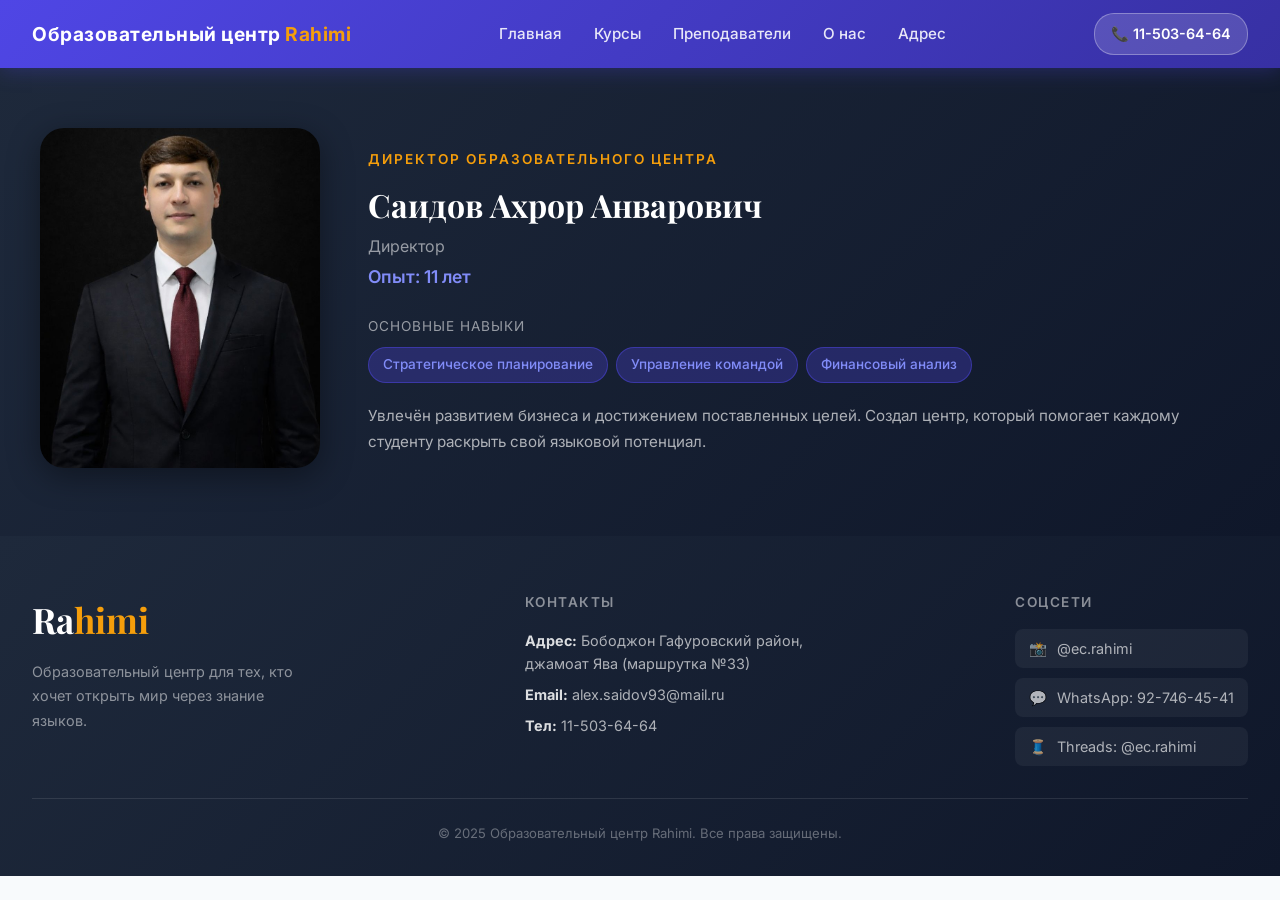
<file: index.html>
﻿<!DOCTYPE html>
<html lang="ru">
<head>
    <meta charset="UTF-8">
    <meta name="viewport" content="width=device-width, initial-scale=1.0">
    <title>Преподаватели — Rahimi</title>
    <link rel="stylesheet" href="style.css">
</head>
<body>

    <!-- НАВБАР -->
    <nav class="navbar">
        <a class="navbar-brand" href="rahimi.html">Образовательный центр <span>Rahimi</span></a>
        <div class="navbar-links">
            <a href="rahimi.html">Главная</a>
            <a href="thich.html">Курсы</a>
            <a href="index.html">Преподаватели</a>
            <a href="about.html">О нас</a>
            <a href="new.html">Адрес</a>
        </div>
        <a class="navbar-phone" href="tel:+992115036464">📞 11-503-64-64</a>
    </nav>

    <!-- ДИРЕКТОР -->
    <section class="director-section">
        <div class="director-inner">
            <div class="director-photo-wrap">
                <img src="99999999.jpg" alt="Саидов Ахрор Анварович">
            </div>
            <div class="director-details">
                <div class="director-label">Директор образовательного центра</div>
                <h1 class="director-name">Саидов Ахрор Анварович</h1>
                <div class="director-role">Директор</div>
                <div class="director-exp">Опыт: 11 лет</div>
                <div style="color:rgba(255,255,255,0.55); font-size:0.85rem; text-transform:uppercase; letter-spacing:1px; margin-bottom:10px;">Основные навыки</div>
                <div class="skill-badges">
                    <span class="badge">Стратегическое планирование</span>
                    <span class="badge">Управление командой</span>
                    <span class="badge">Финансовый анализ</span>
                </div>
                <p class="director-bio">Увлечён развитием бизнеса и достижением поставленных целей. Создал центр, который помогает каждому студенту раскрыть свой языковой потенциал.</p>
            </div>
        </div>
    </section> 
   <!-- FOOTER -->
    <footer class="footer">
        <div class="footer-inner">
            <div class="footer-brand">
                <h2>Ra<span>himi</span></h2>
                <p>Образовательный центр для тех, кто хочет открыть мир через знание языков.</p>
            </div>
            <div class="footer-info">
                <h3>Контакты</h3>
                <p><strong>Адрес:</strong> Бободжон Гафуровский район,<br>джамоат Ява (маршрутка №33)</p>
                <p><strong>Email:</strong> alex.saidov93@mail.ru</p>
                <p><strong>Тел:</strong> 11-503-64-64</p>
            </div>
            <div class="footer-social">
                <h3>Соцсети</h3>
                <div class="social-links">
                    <a href="#" class="social-link"><span class="social-icon">📸</span> @ec.rahimi</a>
                    <a href="#" class="social-link"><span class="social-icon">💬</span> WhatsApp: 92-746-45-41</a>
                    <a href="#" class="social-link"><span class="social-icon">🧵</span> Threads: @ec.rahimi</a>
                </div>
            </div>
        </div>
        <div class="footer-bottom">
            © 2025 Образовательный центр Rahimi. Все права защищены.
        </div>
    </footer>

</body>
</html>
</file>
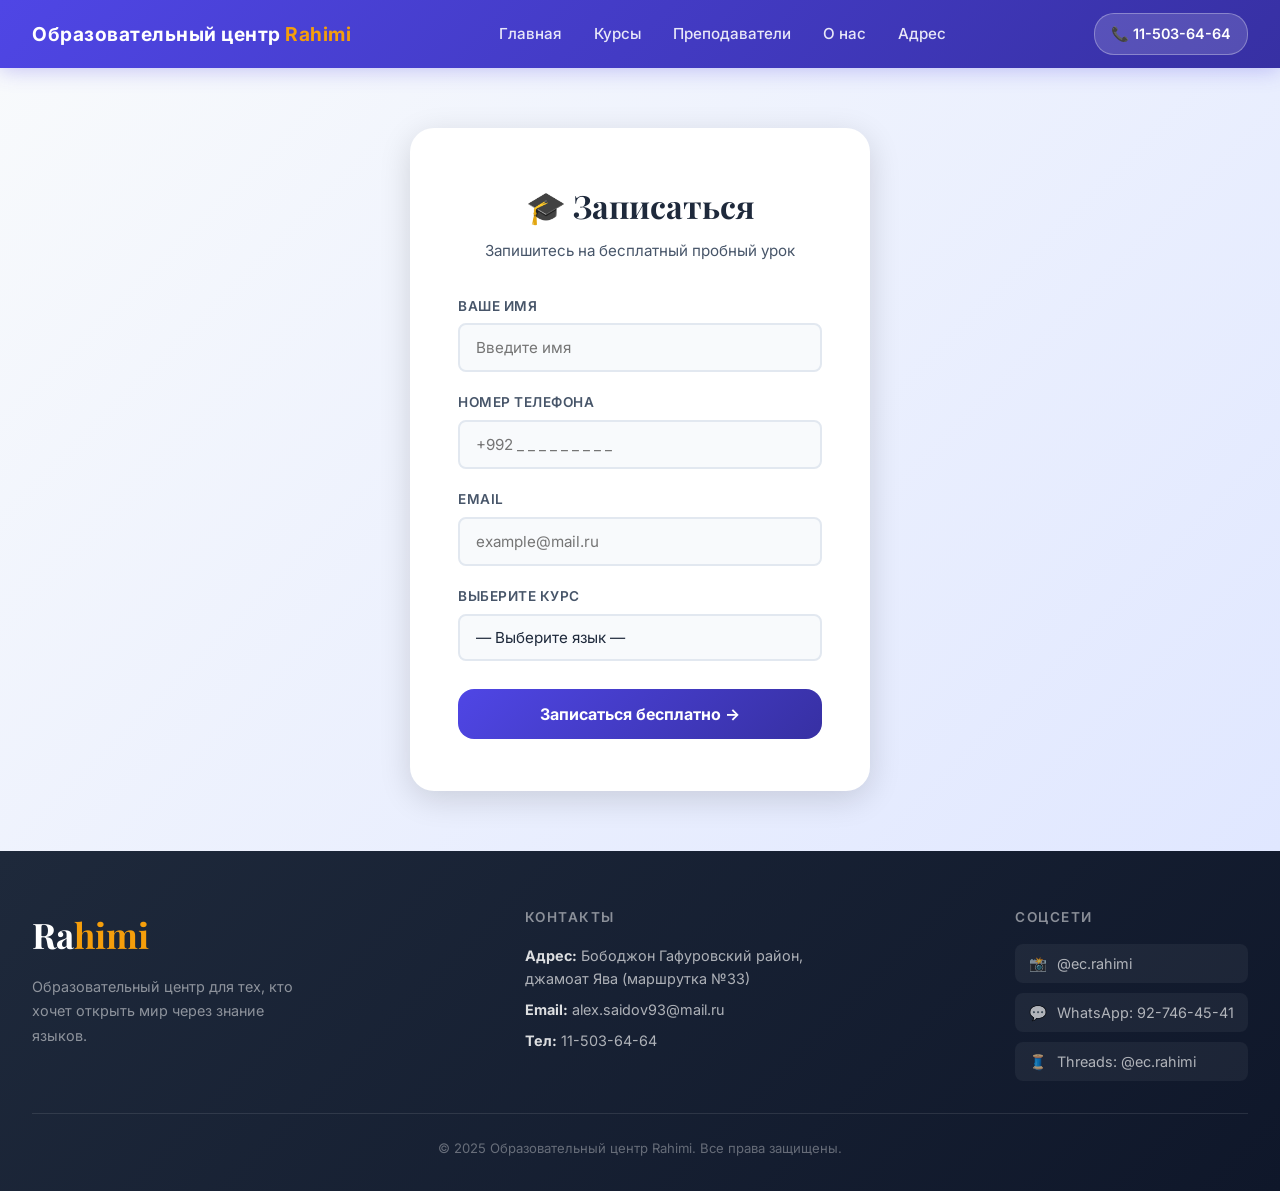
<file: aa.html>
﻿<!DOCTYPE html>
<html lang="ru">
<head>
    <meta charset="UTF-8">
    <meta name="viewport" content="width=device-width, initial-scale=1.0">
    <title>Записаться — Rahimi</title>
    <link rel="stylesheet" href="style.css">
    <style>
        .signup-wrap {
            min-height: calc(100vh - 68px - 220px);
            display: flex;
            align-items: center;
            justify-content: center;
            padding: 60px 16px;
            background: linear-gradient(135deg, #f8fafc 0%, #e0e7ff 100%);
        }
        .signup-box {
            background: #fff;
            border-radius: var(--radius-lg);
            box-shadow: var(--shadow-lg);
            padding: 52px 48px;
            width: 100%;
            max-width: 460px;
        }
        .signup-box h2 {
            font-family: 'Playfair Display', serif;
            font-size: 2rem;
            color: var(--text-dark);
            text-align: center;
            margin-bottom: 8px;
        }
        .signup-box .signup-sub {
            text-align: center;
            color: var(--text-medium);
            font-size: 0.95rem;
            margin-bottom: 32px;
        }
        .form-group {
            margin-bottom: 20px;
        }
        .form-group label {
            display: block;
            font-size: 0.85rem;
            font-weight: 600;
            color: var(--text-medium);
            margin-bottom: 6px;
            text-transform: uppercase;
            letter-spacing: 0.5px;
        }
        .form-group input,
        .form-group select {
            width: 100%;
            padding: 13px 16px;
            border: 2px solid var(--border);
            border-radius: var(--radius-sm);
            font-size: 0.95rem;
            font-family: 'Inter', sans-serif;
            color: var(--text-dark);
            background: var(--bg);
            transition: var(--transition);
            outline: none;
            -webkit-appearance: none;
        }
        .form-group input:focus,
        .form-group select:focus {
            border-color: var(--primary);
            background: #fff;
            box-shadow: 0 0 0 3px rgba(79,70,229,0.1);
        }
        .signup-btn {
            width: 100%;
            padding: 15px;
            background: linear-gradient(135deg, var(--primary) 0%, var(--primary-dark) 100%);
            border: none;
            border-radius: var(--radius);
            color: #fff;
            font-size: 1rem;
            font-weight: 700;
            cursor: pointer;
            transition: var(--transition);
            margin-top: 8px;
            font-family: 'Inter', sans-serif;
        }
        .signup-btn:hover {
            transform: translateY(-2px);
            box-shadow: 0 8px 24px rgba(79,70,229,0.4);
        }
        @media (max-width: 480px) {
            .signup-box { padding: 36px 24px; }
        }
    </style>
</head>
<body>

    <!-- НАВБАР -->
    <nav class="navbar">
        <a class="navbar-brand" href="rahimi.html">Образовательный центр <span>Rahimi</span></a>
        <div class="navbar-links">
            <a href="rahimi.html">Главная</a>
            <a href="thich.html.html">Курсы</a>
            <a href="index.html.html">Преподаватели</a>
            <a href="about.html.html">О нас</a>
            <a href="new.html.html">Адрес</a>
        </div>
        <a class="navbar-phone" href="tel:+992115036464">📞 11-503-64-64</a>
    </nav>

    <div class="signup-wrap">
        <div class="signup-box">
            <h2>🎓 Записаться</h2>
            <p class="signup-sub">Запишитесь на бесплатный пробный урок</p>

            <form action="#" method="POST">
                <div class="form-group">
                    <label>Ваше имя</label>
                    <input type="text" name="name" placeholder="Введите имя" required>
                </div>
                <div class="form-group">
                    <label>Номер телефона</label>
                    <input type="tel" name="phone" placeholder="+992 _ _ _ _ _ _ _ _ _" required>
                </div>
                <div class="form-group">
                    <label>Email</label>
                    <input type="email" name="email" placeholder="example@mail.ru">
                </div>
                <div class="form-group">
                    <label>Выберите курс</label>
                    <select name="course">
                        <option value="">— Выберите язык —</option>
                        <option>Английский язык</option>
                        <option>Русский язык</option>
                        <option>Немецкий язык</option>
                        <option>Китайский язык</option>
                    </select>
                </div>
                <button type="submit" class="signup-btn">Записаться бесплатно →</button>
            </form>
        </div>
    </div>

    <!-- FOOTER -->
    <footer class="footer">
        <div class="footer-inner">
            <div class="footer-brand">
                <h2>Ra<span>himi</span></h2>
                <p>Образовательный центр для тех, кто хочет открыть мир через знание языков.</p>
            </div>
            <div class="footer-info">
                <h3>Контакты</h3>
                <p><strong>Адрес:</strong> Бободжон Гафуровский район,<br>джамоат Ява (маршрутка №33)</p>
                <p><strong>Email:</strong> alex.saidov93@mail.ru</p>
                <p><strong>Тел:</strong> 11-503-64-64</p>
            </div>
            <div class="footer-social">
                <h3>Соцсети</h3>
                <div class="social-links">
                    <a href="#" class="social-link"><span class="social-icon">📸</span> @ec.rahimi</a>
                    <a href="#" class="social-link"><span class="social-icon">💬</span> WhatsApp: 92-746-45-41</a>
                    <a href="#" class="social-link"><span class="social-icon">🧵</span> Threads: @ec.rahimi</a>
                </div>
            </div>
        </div>
        <div class="footer-bottom">
            © 2025 Образовательный центр Rahimi. Все права защищены.
        </div>
    </footer>

</body>
</html>
</file>
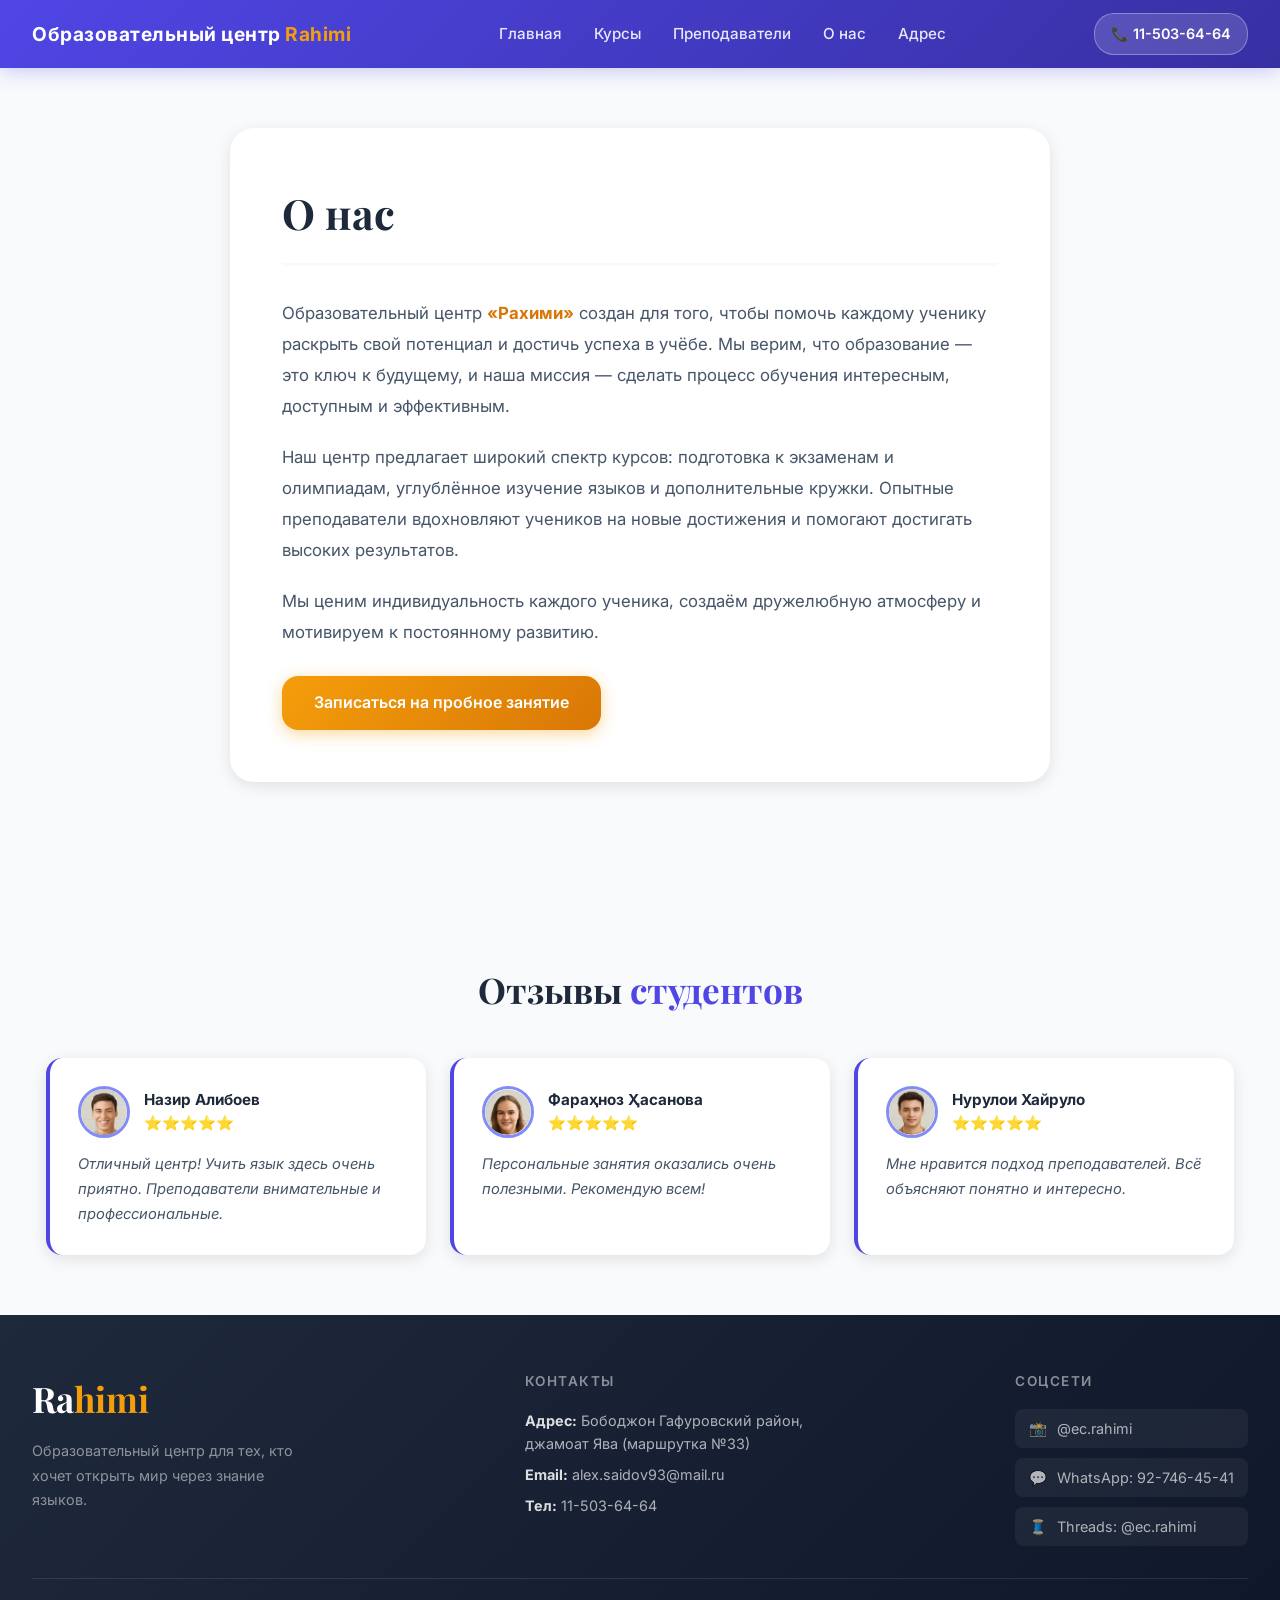
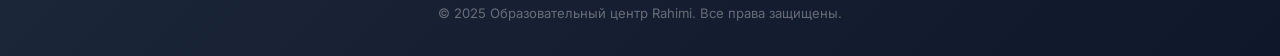
<file: about.html>
﻿<!DOCTYPE html>
<html lang="ru">
<head>
    <meta charset="UTF-8">
    <meta name="viewport" content="width=device-width, initial-scale=1.0">
    <title>О нас — Rahimi</title>
    <link rel="stylesheet" href="style.css">
</head>
<body>

    <!-- НАВБАР -->
    <nav class="navbar">
        <a class="navbar-brand" href="rahimi.html">Образовательный центр <span>Rahimi</span></a>
        <div class="navbar-links">
            <a href="rahimi.html">Главная</a>
            <a href="thich.html">Курсы</a>
            <a href="index.html">Преподаватели</a>
            <a href="about.html">О нас</a>
            <a href="new.html">Адрес</a>
        </div>
        <a class="navbar-phone" href="tel:+992115036464">📞 11-503-64-64</a>
    </nav>

    <!-- О НАС -->
    <div class="about-section">
        <h1>О нас</h1>
        <p>Образовательный центр <span class="highlight">«Рахими»</span> создан для того, чтобы помочь каждому ученику раскрыть свой потенциал и достичь успеха в учёбе. Мы верим, что образование — это ключ к будущему, и наша миссия — сделать процесс обучения интересным, доступным и эффективным.</p>

        <p>Наш центр предлагает широкий спектр курсов: подготовка к экзаменам и олимпиадам, углублённое изучение языков и дополнительные кружки. Опытные преподаватели вдохновляют учеников на новые достижения и помогают достигать высоких результатов.</p>

        <p>Мы ценим индивидуальность каждого ученика, создаём дружелюбную атмосферу и мотивируем к постоянному развитию.</p>

        <a class="btn btn-accent" href="aa.html" style="width:fit-content; margin-top:8px;">Записаться на пробное занятие</a>
    </div>

    <!-- ОТЗЫВЫ -->
    <section class="reviews-section">
        <div class="section-header">
            <h2 class="section-title">Отзывы <span class="accent-text">студентов</span></h2>
        </div>
        <div class="reviews-grid">
            <div class="review-card">
                <div class="review-author">
                    <img src="photo_2025-11-29_20-49-05 (2).jpg" alt="Назир Алибоев">
                    <div>
                        <div class="review-author-name">Назир Алибоев</div>
                        <div class="review-stars">⭐⭐⭐⭐⭐</div>
                    </div>
                </div>
                <p class="review-text">Отличный центр! Учить язык здесь очень приятно. Преподаватели внимательные и профессиональные.</p>
            </div>

            <div class="review-card">
                <div class="review-author">
                    <img src="photo_2025-11-29_20-49-05.jpg" alt="Фараҳноз Ҳасанова">
                    <div>
                        <div class="review-author-name">Фараҳноз Ҳасанова</div>
                        <div class="review-stars">⭐⭐⭐⭐⭐</div>
                    </div>
                </div>
                <p class="review-text">Персональные занятия оказались очень полезными. Рекомендую всем!</p>
            </div>

            <div class="review-card">
                <div class="review-author">
                    <img src="photo_2025-11-29_20-49-06.jpg" alt="Нурулои Хайруло">
                    <div>
                        <div class="review-author-name">Нурулои Хайруло</div>
                        <div class="review-stars">⭐⭐⭐⭐⭐</div>
                    </div>
                </div>
                <p class="review-text">Мне нравится подход преподавателей. Всё объясняют понятно и интересно.</p>
            </div>
        </div>
    </section>

    <!-- FOOTER -->
    <footer class="footer">
        <div class="footer-inner">
            <div class="footer-brand">
                <h2>Ra<span>himi</span></h2>
                <p>Образовательный центр для тех, кто хочет открыть мир через знание языков.</p>
            </div>
            <div class="footer-info">
                <h3>Контакты</h3>
                <p><strong>Адрес:</strong> Бободжон Гафуровский район,<br>джамоат Ява (маршрутка №33)</p>
                <p><strong>Email:</strong> alex.saidov93@mail.ru</p>
                <p><strong>Тел:</strong> 11-503-64-64</p>
            </div>
            <div class="footer-social">
                <h3>Соцсети</h3>
                <div class="social-links">
                    <a href="#" class="social-link"><span class="social-icon">📸</span> @ec.rahimi</a>
                    <a href="#" class="social-link"><span class="social-icon">💬</span> WhatsApp: 92-746-45-41</a>
                    <a href="#" class="social-link"><span class="social-icon">🧵</span> Threads: @ec.rahimi</a>
                </div>
            </div>
        </div>
        <div class="footer-bottom">
            © 2025 Образовательный центр Rahimi. Все права защищены.
        </div>
    </footer>

</body>
</html>
</file>
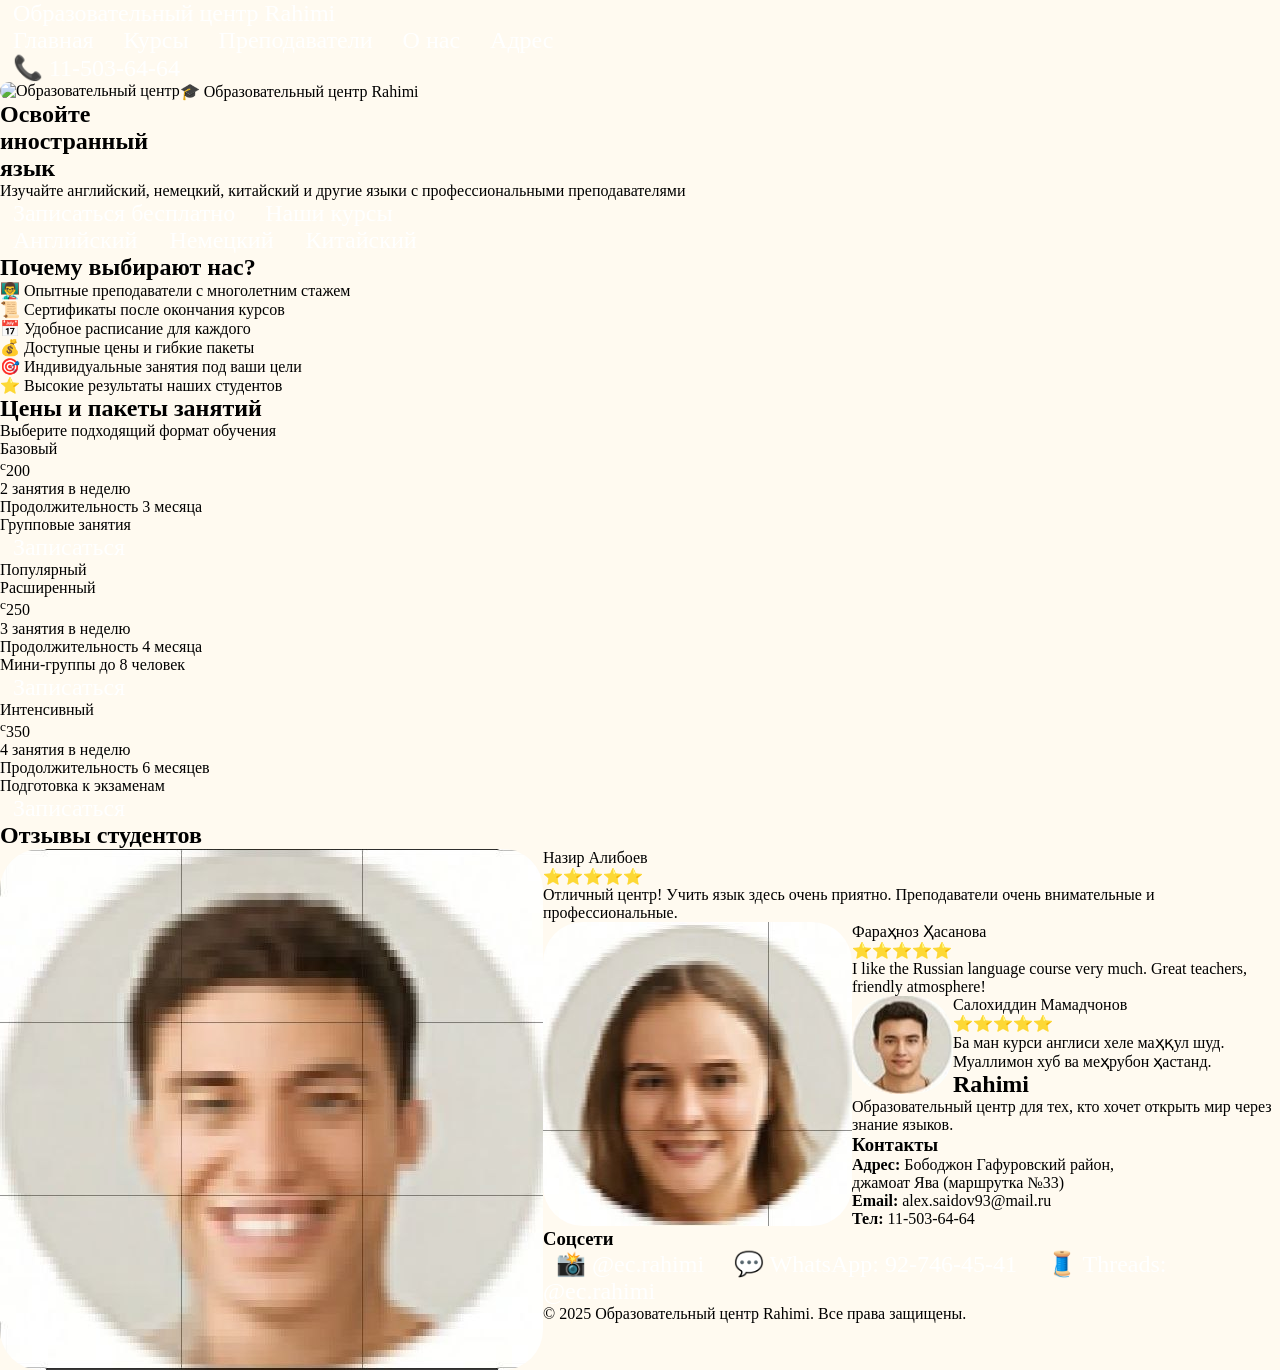
<file: rahimi.html>
﻿<!DOCTYPE html>
<html lang="ru">
<head>
    <meta charset="UTF-8">
    <meta name="viewport" content="width=device-width, initial-scale=1.0">
    <title>Образовательный центр Rahimi</title>
    <link rel="stylesheet" href="rahimi.css">
</head>
<body>

    <!-- НАВБАР -->
    <nav class="navbar">
        <a class="navbar-brand" href="rahimi.html">Образовательный центр <span>Rahimi</span></a>
        <div class="navbar-links">
            <a href="rahimi.html">Главная</a>
            <a href="thich.html">Курсы</a>
            <a href="index.html">Преподаватели</a>
            <a href="about.html">О нас</a>
            <a href="new.html">Адрес</a>
        </div>
        <a class="navbar-phone" href="tel:+992115036464">📞 11-503-64-64</a>
    </nav>

    <!-- HERO -->
    <section class="hero">
        <img  alt="Образовательный центр" class="hero-bg-img">
        <div class="hero-content">
            <span class="hero-tag">🎓 Образовательный центр Rahimi</span>
            <h1 class="hero-title">Освойте<br>иностранный<br>язык</h1>
            <p class="hero-subtitle">Изучайте английский, немецкий, китайский и другие языки с профессиональными преподавателями</p>
            <div class="hero-btns">
                <a href="aa.html" class="btn btn-accent">Записаться бесплатно</a>
                <a href="thich.html.html" class="btn btn-white">Наши курсы</a>
            </div>
        </div>
    </section>

    <!-- ЯЗЫКИ -->
    <section class="lang-section">
        <div class="lang-grid">
            
            <a  class="lang-card">
                Английский
            </a>
            <a  class="lang-card">
                            Немецкий
            </a>
            <a  class="lang-card">
        
                Китайский
            </a>
        </div>
    </section>

    <!-- ПОЧЕМУ МЫ -->
    <section class="why-section">
        <div class="why-inner">
            <h2 class="why-title">Почему выбирают нас?</h2>
            <div class="why-grid">
                <div class="why-item">
                    <span class="why-icon">👨‍🏫</span>
                    <span class="why-text">Опытные преподаватели с многолетним стажем</span>
                </div>
                <div class="why-item">
                    <span class="why-icon">📜</span>
                    <span class="why-text">Сертификаты после окончания курсов</span>
                </div>
                <div class="why-item">
                    <span class="why-icon">📅</span>
                    <span class="why-text">Удобное расписание для каждого</span>
                </div>
                <div class="why-item">
                    <span class="why-icon">💰</span>
                    <span class="why-text">Доступные цены и гибкие пакеты</span>
                </div>
                <div class="why-item">
                    <span class="why-icon">🎯</span>
                    <span class="why-text">Индивидуальные занятия под ваши цели</span>
                </div>
                <div class="why-item">
                    <span class="why-icon">⭐</span>
                    <span class="why-text">Высокие результаты наших студентов</span>
                </div>
            </div>
        </div>
    </section>

    <!-- ЦЕНЫ -->
    <section class="pricing-section">
        <div class="section-header">
            <h2 class="section-title">Цены и <span class="accent-text">пакеты</span> занятий</h2>
            <p class="section-subtitle">Выберите подходящий формат обучения</p>
        </div>
        <div class="pricing-grid">
            <div class="price-card">
                <div class="price-name">Базовый</div>
                <div class="price-amount"><sup>c</sup>200</div>
                <div class="price-detail">
                    2 занятия в неделю<br>
                    Продолжительность 3 месяца<br>
                    Групповые занятия
                </div>
                <a class="btn btn-primary" href="aa.html">Записаться</a>
            </div>

            <div class="price-card featured">
                <div class="price-badge">Популярный</div>
                <div class="price-name">Расширенный</div>
                <div class="price-amount"><sup>c</sup>250</div>
                <div class="price-detail">
                    3 занятия в неделю<br>
                    Продолжительность 4 месяца<br>
                    Мини-группы до 8 человек
                </div>
                <a class="btn btn-white" href="aa.html">Записаться</a>
            </div>

            <div class="price-card">
                <div class="price-name">Интенсивный</div>
                <div class="price-amount"><sup>c</sup>350</div>
                <div class="price-detail">
                    4 занятия в неделю<br>
                    Продолжительность 6 месяцев<br>
                    Подготовка к экзаменам
                </div>
                <a class="btn btn-primary" href="aa.html">Записаться</a>
            </div>
        </div>
    </section>

    <!-- ОТЗЫВЫ -->
    <section class="reviews-section">
        <div class="section-header">
            <h2 class="section-title">Отзывы <span class="accent-text">студентов</span></h2>
        </div>
        <div class="reviews-grid">
            <div class="review-card">
                <div class="review-author">
                    <img src="photo_2025-11-29_20-49-05 (2).jpg" alt="Назир Алибоев">
                    <div>
                        <div class="review-author-name">Назир Алибоев</div>
                        <div class="review-stars">⭐⭐⭐⭐⭐</div>
                    </div>
                </div>
                <p class="review-text">Отличный центр! Учить язык здесь очень приятно. Преподаватели очень внимательные и профессиональные.</p>
            </div>

            <div class="review-card">
                <div class="review-author">
                    <img src="photo_2025-11-29_20-49-05.jpg" alt="Фараҳноз Ҳасанова">
                    <div>
                        <div class="review-author-name">Фараҳноз Ҳасанова</div>
                        <div class="review-stars">⭐⭐⭐⭐⭐</div>
                    </div>
                </div>
                <p class="review-text">I like the Russian language course very much. Great teachers, friendly atmosphere!</p>
            </div>

            <div class="review-card">
                <div class="review-author">
                    <img src="photo_2025-11-29_20-49-06.jpg" alt="Салохиддин Мамадчонов">
                    <div>
                        <div class="review-author-name">Салохиддин Мамадчонов</div>
                        <div class="review-stars">⭐⭐⭐⭐⭐</div>
                    </div>
                </div>
                <p class="review-text">Ба ман курси англиси хеле маҳқул шуд. Муаллимон хуб ва меҳрубон ҳастанд.</p>
            </div>
        </div>
    </section>

    <!-- FOOTER -->
    <footer class="footer">
        <div class="footer-inner">
            <div class="footer-brand">
                <h2>Ra<span>himi</span></h2>
                <p>Образовательный центр для тех, кто хочет открыть мир через знание языков.</p>
            </div>
            <div class="footer-info">
                <h3>Контакты</h3>
                <p><strong>Адрес:</strong> Бободжон Гафуровский район,<br>джамоат Ява (маршрутка №33)</p>
                <p><strong>Email:</strong> alex.saidov93@mail.ru</p>
                <p><strong>Тел:</strong> 11-503-64-64</p>
            </div>
            <div class="footer-social">
                <h3>Соцсети</h3>
                <div class="social-links">
                    <a href="#" class="social-link"><span class="social-icon">📸</span> @ec.rahimi</a>
                    <a href="#" class="social-link"><span class="social-icon">💬</span> WhatsApp: 92-746-45-41</a>
                    <a href="#" class="social-link"><span class="social-icon">🧵</span> Threads: @ec.rahimi</a>
                </div>
            </div>
        </div>
        <div class="footer-bottom">
            © 2025 Образовательный центр Rahimi. Все права защищены.
        </div>
    </footer>

</body>
</html>
</file>
<file: style.css>
/* ===== GOOGLE FONTS ===== */
@import url('https://fonts.googleapis.com/css2?family=Inter:wght@300;400;500;600;700;800&family=Playfair+Display:wght@700&display=swap');

/* ===== CSS VARIABLES ===== */
:root {
    --primary: #4f46e5;
    --primary-dark: #3730a3;
    --primary-light: #818cf8;
    --accent: #f59e0b;
    --accent-dark: #d97706;
    --red: #ef4444;
    --red-dark: #dc2626;
    --bg: #f8fafc;
    --bg-white: #ffffff;
    --bg-card: #ffffff;
    --text-dark: #1e293b;
    --text-medium: #475569;
    --text-light: #94a3b8;
    --border: #e2e8f0;
    --shadow-sm: 0 1px 3px rgba(0,0,0,0.08);
    --shadow-md: 0 4px 16px rgba(0,0,0,0.10);
    --shadow-lg: 0 8px 32px rgba(0,0,0,0.14);
    --shadow-hover: 0 12px 40px rgba(79,70,229,0.18);
    --radius: 16px;
    --radius-sm: 8px;
    --radius-lg: 24px;
    --transition: all 0.3s cubic-bezier(0.4, 0, 0.2, 1);
}

/* ===== RESET & BASE ===== */
*, *::before, *::after {
    margin: 0;
    padding: 0;
    box-sizing: border-box;
}

html { scroll-behavior: smooth; }

body {
    font-family: 'Inter', Arial, sans-serif;
    background-color: var(--bg);
    color: var(--text-dark);
    line-height: 1.6;
    font-size: 16px;
}

/* ===== NAVBAR ===== */
.navbar {
    background: linear-gradient(135deg, var(--primary) 0%, var(--primary-dark) 100%);
    display: flex;
    align-items: center;
    justify-content: space-between;
    padding: 0 32px;
    height: 68px;
    position: sticky;
    top: 0;
    z-index: 1000;
    box-shadow: 0 2px 20px rgba(79,70,229,0.3);
}

.navbar-brand {
    font-size: 1.2rem;
    font-weight: 700;
    color: #fff !important;
    letter-spacing: 0.5px;
    white-space: nowrap;
    text-decoration: none !important;
    margin: 0 !important;
}

.navbar-brand span { color: var(--accent); }

.navbar-links {
    display: flex;
    align-items: center;
    gap: 4px;
    list-style: none;
}

.navbar-links a {
    color: rgba(255,255,255,0.88) !important;
    font-size: 0.95rem !important;
    font-weight: 500;
    text-decoration: none !important;
    margin: 0 !important;
    padding: 8px 14px;
    border-radius: var(--radius-sm);
    transition: var(--transition);
}

.navbar-links a:hover {
    background: rgba(255,255,255,0.15);
    color: #fff !important;
}

.navbar-phone {
    background: rgba(255,255,255,0.15) !important;
    border: 1px solid rgba(255,255,255,0.3) !important;
    border-radius: 20px !important;
    padding: 8px 16px !important;
    font-size: 0.9rem !important;
    font-weight: 600 !important;
    color: #fff !important;
    text-decoration: none !important;
    transition: var(--transition) !important;
    margin: 0 !important;
}

.navbar-phone:hover {
    background: rgba(255,255,255,0.25) !important;
}

/* ===== BUTTONS ===== */
.btn {
    display: inline-block;
    padding: 14px 32px;
    border-radius: var(--radius);
    font-size: 1rem;
    font-weight: 600;
    text-decoration: none;
    transition: var(--transition);
    cursor: pointer;
    border: none;
    text-align: center;
}

.btn-primary {
    background: linear-gradient(135deg, var(--primary) 0%, var(--primary-dark) 100%);
    color: #fff;
    box-shadow: 0 4px 16px rgba(79,70,229,0.4);
}

.btn-primary:hover {
    transform: translateY(-3px);
    box-shadow: 0 8px 24px rgba(79,70,229,0.5);
    color: #fff;
}

.btn-white {
    background: rgba(255,255,255,0.15);
    color: #fff;
    border: 2px solid rgba(255,255,255,0.5);
    backdrop-filter: blur(4px);
}

.btn-white:hover {
    background: rgba(255,255,255,0.25);
    transform: translateY(-3px);
    color: #fff;
}

.btn-accent {
    background: linear-gradient(135deg, var(--accent) 0%, var(--accent-dark) 100%);
    color: #fff;
    box-shadow: 0 4px 16px rgba(245,158,11,0.4);
}

.btn-accent:hover {
    transform: translateY(-3px);
    box-shadow: 0 8px 24px rgba(245,158,11,0.5);
    color: #fff;
}

/* ===== SECTION TITLES ===== */
.section-header {
    text-align: center;
    padding: 60px 32px 32px;
}

.section-title {
    font-family: 'Playfair Display', serif;
    font-size: 2.2rem;
    font-weight: 700;
    color: var(--text-dark);
    margin-bottom: 8px;
}

.section-subtitle {
    font-size: 1rem;
    color: var(--text-medium);
    margin-bottom: 8px;
}

.accent-text { color: var(--primary); }

/* ===== DIRECTOR SECTION ===== */
.director-section {
    background: linear-gradient(135deg, #1e293b 0%, #0f172a 100%);
    padding: 60px 32px;
    margin-bottom: 0;
}

.director-inner {
    display: flex;
    align-items: center;
    gap: 48px;
    max-width: 1200px;
    margin: 0 auto;
}

.director-photo-wrap { flex-shrink: 0; }

.director-photo-wrap img {
    width: 280px;
    height: 340px;
    object-fit: cover;
    object-position: top;
    border-radius: var(--radius-lg);
    box-shadow: 0 8px 32px rgba(0,0,0,0.4);
    float: none;
}

.director-details { color: #fff; }

.director-label {
    color: var(--accent);
    font-size: 0.85rem;
    font-weight: 600;
    text-transform: uppercase;
    letter-spacing: 2px;
    margin-bottom: 8px;
}

.director-name {
    font-family: 'Playfair Display', serif;
    font-size: 2rem;
    font-weight: 700;
    margin-bottom: 4px;
    color: #fff;
}

.director-role {
    color: rgba(255,255,255,0.55);
    font-size: 1rem;
    margin-bottom: 4px;
}

.director-exp {
    color: var(--primary-light);
    font-size: 1.1rem;
    font-weight: 600;
    margin-bottom: 24px;
}

.skill-badges {
    display: flex;
    flex-wrap: wrap;
    gap: 8px;
    margin-bottom: 20px;
}

.badge {
    background: rgba(79,70,229,0.3);
    border: 1px solid rgba(79,70,229,0.5);
    color: var(--primary-light);
    padding: 6px 14px;
    border-radius: 20px;
    font-size: 0.85rem;
    font-weight: 500;
}

.director-bio {
    color: rgba(255,255,255,0.65);
    font-size: 0.95rem;
    line-height: 1.7;
}

/* ===== TEACHER CARDS ===== */
.teachers-grid {
    display: flex;
    flex-wrap: wrap;
    justify-content: center;
    gap: 28px;
    padding: 40px 32px 60px;
    max-width: 1300px;
    margin: 0 auto;
}

.teacher-card {
    background: var(--bg-card);
    border-radius: var(--radius-lg);
    box-shadow: var(--shadow-md);
    overflow: hidden;
    transition: var(--transition);
    display: flex;
    flex-direction: column;
    flex: 1 1 380px;
    max-width: 500px;
}

.teacher-card:hover {
    transform: translateY(-8px);
    box-shadow: var(--shadow-hover);
}

.teacher-photo-wrap { position: relative; overflow: hidden; }

.teacher-photo-wrap img {
    width: 100%;
    height: 280px;
    object-fit: cover;
    object-position: top;
    display: block;
    float: none;
    transition: transform 0.4s ease;
}

.teacher-card:hover .teacher-photo-wrap img { transform: scale(1.04); }

.teacher-info { padding: 28px; flex: 1; }

.teacher-name {
    font-size: 1.4rem;
    font-weight: 700;
    color: var(--text-dark);
    margin-bottom: 4px;
}

.teacher-subject {
    font-size: 0.95rem;
    color: var(--primary);
    font-weight: 600;
    margin-bottom: 16px;
}

.skills-list {
    list-style: none;
    margin-bottom: 16px;
}

.skills-list li {
    font-size: 0.9rem;
    color: var(--text-medium);
    padding: 5px 0 5px 22px;
    position: relative;
    margin-top: 0;
}

.skills-list li::before {
    content: '?';
    position: absolute;
    left: 0;
    color: var(--primary);
    font-weight: 700;
}

.skill-icons-row {
    display: flex;
    gap: 12px;
    flex-wrap: wrap;
    margin: 14px 0;
}

.skill-icon-item {
    display: flex;
    align-items: center;
    gap: 8px;
    background: var(--bg);
    padding: 8px 12px;
    border-radius: var(--radius-sm);
    font-size: 0.82rem;
    color: var(--text-medium);
}

.skill-icon-item img {
    width: 32px;
    height: 32px;
    object-fit: contain;
    border-radius: 6px;
    float: none;
}

.mini-review {
    background: var(--bg);
    border-radius: var(--radius-sm);
    padding: 14px 16px;
    margin: 14px 0;
}

.mini-review .stars { color: #f59e0b; font-size: 1rem; margin-bottom: 4px; }

.mini-review .review-quote {
    font-size: 0.88rem;
    color: var(--text-medium);
    font-style: italic;
}

/* ===== REVIEWS ===== */
.reviews-section {
    padding: 60px 32px;
    background: var(--bg);
}

.reviews-grid {
    display: flex;
    flex-wrap: wrap;
    gap: 24px;
    justify-content: center;
    max-width: 1300px;
    margin: 0 auto;
}

.review-card {
    background: var(--bg-card);
    border-radius: var(--radius);
    box-shadow: var(--shadow-md);
    padding: 28px;
    flex: 1 1 280px;
    max-width: 380px;
    transition: var(--transition);
    border-left: 4px solid var(--primary);
}

.review-card:hover {
    transform: translateY(-6px);
    box-shadow: var(--shadow-hover);
}

.review-author {
    display: flex;
    align-items: center;
    gap: 14px;
    margin-bottom: 14px;
}

.review-author img {
    width: 52px;
    height: 52px;
    border-radius: 50%;
    object-fit: cover;
    float: none;
    border: 3px solid var(--primary-light);
}

.review-author-name {
    font-weight: 700;
    font-size: 0.95rem;
    color: var(--text-dark);
    line-height: 1.3;
}

.review-stars { color: #f59e0b; font-size: 0.9rem; margin-top: 2px; }

.review-text {
    color: var(--text-medium);
    font-size: 0.92rem;
    line-height: 1.7;
    font-style: italic;
}

/* ===== FOOTER ===== */
.footer {
    background: linear-gradient(135deg, #1e293b 0%, #0f172a 100%);
    color: #fff;
    padding: 56px 32px 32px;
}

.footer-inner {
    display: flex;
    justify-content: space-between;
    align-items: flex-start;
    flex-wrap: wrap;
    gap: 48px;
    max-width: 1300px;
    margin: 0 auto 32px;
}

.footer-brand h2 {
    font-family: 'Playfair Display', serif;
    font-size: 2.2rem;
    color: #fff;
    margin-bottom: 12px;
}

.footer-brand h2 span { color: var(--accent); }

.footer-brand p {
    color: rgba(255,255,255,0.5);
    font-size: 0.9rem;
    max-width: 280px;
    line-height: 1.7;
}

.footer-info h3,
.footer-social h3 {
    font-size: 0.85rem;
    font-weight: 600;
    color: rgba(255,255,255,0.5);
    text-transform: uppercase;
    letter-spacing: 1.5px;
    margin-bottom: 16px;
}

.footer-info p {
    font-size: 0.9rem;
    color: rgba(255,255,255,0.65);
    margin-bottom: 8px;
    line-height: 1.6;
}

.footer-info p strong { color: rgba(255,255,255,0.85); }

.social-links {
    display: flex;
    flex-direction: column;
    gap: 10px;
}

.social-link {
    display: flex;
    align-items: center;
    gap: 10px;
    color: rgba(255,255,255,0.65) !important;
    font-size: 0.9rem !important;
    text-decoration: none !important;
    margin: 0 !important;
    padding: 8px 14px;
    border-radius: var(--radius-sm);
    background: rgba(255,255,255,0.05);
    transition: var(--transition);
}

.social-link:hover {
    background: rgba(79,70,229,0.3);
    color: #fff !important;
    transform: translateX(4px);
}

.footer-bottom {
    border-top: 1px solid rgba(255,255,255,0.1);
    padding-top: 24px;
    text-align: center;
    color: rgba(255,255,255,0.35);
    font-size: 0.82rem;
    max-width: 1300px;
    margin: 0 auto;
}

/* ===== HERO ===== */
.hero {
    position: relative;
    overflow: hidden;
    background: linear-gradient(-10deg, var(--primary-dark) 19%, var(--primary) 10%, #000000 100%);
    min-height: 500px;
    display: flex;
    align-items: center;
}

.hero-bg-img {
    position: absolute;
    right: 0;
    top: 0;
    height: 100%;
    width: 50%;
    object-fit: cover;
    opacity: 0.2;
    float: none;
    border-radius: 0;
}

.hero-content {
    position: relative;
    z-index: 2;
    padding: 72px 64px;
    max-width: 640px;
}

.hero-tag {
    display: inline-block;
    background: rgba(255,255,255,0.15);
    color: rgba(255,255,255,0.9);
    font-size: 0.78rem;
    font-weight: 600;
    text-transform: uppercase;
    letter-spacing: 2.5px;
    padding: 6px 16px;
    border-radius: 20px;
    margin-bottom: 22px;
}

.hero-title {
    font-family: 'Playfair Display', serif;
    font-size: 3.6rem;
    font-weight: 700;
    color: #fff;
    line-height: 1.15;
    margin-bottom: 20px;
}

.hero-subtitle {
    font-size: 1.1rem;
    color: rgba(255,255,255,0.78);
    margin-bottom: 36px;
    line-height: 1.75;
}

.hero-btns {
    display: flex;
    gap: 16px;
    flex-wrap: wrap;
}

/* ===== LANG CARDS ===== */
.lang-section {
    padding: 48px 32px;
    background: #fff;
}

.lang-grid {
    display: flex;
    gap: 20px;
    justify-content: center;
    flex-wrap: wrap;
    max-width: 1100px;
    margin: 0 auto;
}

.lang-card {
    display: flex;
    align-items: center;
    gap: 14px;
    background: var(--bg);
    border-radius: var(--radius);
    padding: 18px 28px;
    flex: 1 1 180px;
    transition: var(--transition);
    box-shadow: var(--shadow-sm);
    text-decoration: none !important;
    color: var(--text-dark) !important;
    margin: 0 !important;
    font-size: 1.15rem !important;
    font-weight: 600;
    border: 2px solid transparent;
    justify-content: center;
}

.lang-card img {
    width: 48px;
    height: 48px;
    object-fit: contain;
    border-radius: 10px;
    float: none;
}

.lang-card:hover {
    border-color: var(--primary);
    background: #fff;
    transform: translateY(-5px);
    box-shadow: var(--shadow-md);
    color: var(--primary) !important;
}

/* ===== WHY US ===== */
.why-section {
    padding: 60px 32px;
    background: var(--bg);
}

.why-inner {
    max-width: 1300px;
    margin: 0 auto;
}

.why-title {
    font-family: 'Playfair Display', serif;
    font-size: 2rem;
    color: var(--text-dark);
    font-weight: 700;
    margin-bottom: 40px;
    position: relative;
    display: inline-block;
}

.why-title::after {
    content: '';
    position: absolute;
    bottom: -8px;
    left: 0;
    width: 60px;
    height: 4px;
    background: linear-gradient(to right, var(--primary), var(--accent));
    border-radius: 2px;
}

.why-grid {
    display: grid;
    grid-template-columns: repeat(auto-fit, minmax(260px, 1fr));
    gap: 16px;
}

.why-item {
    background: #fff;
    border-radius: var(--radius);
    padding: 22px 26px;
    display: flex;
    align-items: center;
    gap: 16px;
    box-shadow: var(--shadow-sm);
    transition: var(--transition);
    border-left: 4px solid var(--primary);
}

.why-item:hover {
    transform: translateX(6px);
    box-shadow: var(--shadow-md);
    border-left-color: var(--accent);
}

.why-icon { font-size: 1.6rem; flex-shrink: 0; }
.why-text { font-size: 0.95rem; color: var(--text-medium); font-weight: 500; }

/* ===== PRICING ===== */
.pricing-section {
    padding: 60px 32px;
    background: #fff;
}

.pricing-grid {
    display: flex;
    gap: 24px;
    justify-content: center;
    flex-wrap: wrap;
    max-width: 1100px;
    margin: 0 auto;
}

.price-card {
    background: var(--bg);
    border-radius: var(--radius-lg);
    box-shadow: var(--shadow-md);
    padding: 40px 32px;
    flex: 1 1 240px;
    max-width: 340px;
    text-align: center;
    transition: var(--transition);
    border: 2px solid transparent;
    position: relative;
}

.price-card.featured {
    background: linear-gradient(135deg, var(--primary) 0%, var(--primary-dark) 100%);
    border-color: var(--primary);
}

.price-card.featured .price-name,
.price-card.featured .price-amount,
.price-card.featured .price-detail { color: #fff; }

.price-card.featured .price-detail { color: rgba(255,255,255,0.72); }

.price-card.featured .price-amount { color: rgba(255,255,255,0.95); }

.price-card:hover {
    transform: translateY(-8px);
    box-shadow: var(--shadow-hover);
    border-color: var(--primary);
}

.price-badge {
    position: absolute;
    top: -14px;
    left: 50%;
    transform: translateX(-50%);
    background: linear-gradient(135deg, var(--accent) 0%, var(--accent-dark) 100%);
    color: #fff;
    font-size: 0.72rem;
    font-weight: 700;
    padding: 4px 16px;
    border-radius: 20px;
    text-transform: uppercase;
    letter-spacing: 1px;
    white-space: nowrap;
}

.price-name {
    font-size: 1.2rem;
    font-weight: 700;
    color: var(--text-dark);
    margin-bottom: 8px;
}

.price-amount {
    font-family: 'Playfair Display', serif;
    font-size: 3rem;
    font-weight: 700;
    color: var(--primary);
    margin: 16px 0;
    line-height: 1;
}

.price-amount sup {
    font-size: 1.2rem;
    vertical-align: super;
    font-family: 'Inter', sans-serif;
}

.price-detail {
    font-size: 0.9rem;
    color: var(--text-medium);
    line-height: 1.9;
    margin-bottom: 24px;
}

/* ===== ABOUT PAGE ===== */
.about-section {
    max-width: 820px;
    margin: 60px auto;
    padding: 52px;
    background: #fff;
    border-radius: var(--radius-lg);
    box-shadow: var(--shadow-md);
}

.about-section h1 {
    font-family: 'Playfair Display', serif;
    font-size: 2.6rem;
    color: var(--text-dark);
    margin-bottom: 32px;
    padding-bottom: 16px;
    border-bottom: 3px solid var(--bg);
}

.about-section p {
    font-size: 1.05rem;
    color: var(--text-medium);
    margin-bottom: 20px;
    line-height: 1.85;
}

.about-section .highlight {
    color: var(--accent-dark);
    font-weight: 700;
}

/* ===== COURSES PAGE ===== */
.course-hero-wrap {
    position: relative;
    overflow: hidden;
    max-height: 420px;
}

.course-hero-img {
    width: 100%;
    max-height: 420px;
    object-fit: cover;
    display: block;
    float: none;
    border-radius: 0;
}

.course-hero-overlay {
    position: absolute;
    inset: 0;
    background: linear-gradient(to bottom, rgba(79,70,229,0.5), rgba(55,48,163,0.8));
    display: flex;
    align-items: center;
    justify-content: flex-start;
    padding: 48px 64px;
}

.course-hero-text {
    color: #fff;
    max-width: 480px;
}

.course-hero-text h1 {
    font-family: 'Playfair Display', serif;
    font-size: 2.8rem;
    font-weight: 700;
    margin-bottom: 12px;
    color: #fff;
}

.course-hero-text p {
    font-size: 1rem;
    color: rgba(255,255,255,0.8);
    margin-bottom: 24px;
}

.courses-grid {
    display: flex;
    flex-wrap: wrap;
    gap: 28px;
    justify-content: center;
    padding: 0 32px 60px;
    max-width: 1300px;
    margin: 0 auto;
}

.course-card {
    background: #fff;
    border-radius: var(--radius-lg);
    box-shadow: var(--shadow-md);
    padding: 36px 28px;
    flex: 1 1 200px;
    max-width: 270px;
    text-align: center;
    transition: var(--transition);
    border-top: 5px solid var(--primary);
}

.course-card:hover {
    transform: translateY(-8px);
    box-shadow: var(--shadow-hover);
    border-top-color: var(--accent);
}

.course-card img {
    width: 90px;
    height: 90px;
    object-fit: contain;
    border-radius: 50%;
    background: var(--bg);
    padding: 8px;
    margin: 0 auto 16px;
    display: block;
    float: none;
}

.course-name {
    font-size: 1.25rem;
    font-weight: 700;
    color: var(--text-dark);
    margin-bottom: 20px;
}

.course-btn {
    background: linear-gradient(135deg, var(--primary) 0%, var(--primary-dark) 100%);
    color: #fff !important;
    padding: 10px 24px;
    border-radius: 20px;
    font-size: 0.88rem !important;
    font-weight: 600;
    text-decoration: none !important;
    display: inline-block;
    transition: var(--transition);
    margin: 0 !important;
}

.course-btn:hover {
    transform: translateY(-2px);
    box-shadow: 0 6px 16px rgba(79,70,229,0.4);
    color: #fff !important;
}

.program-section {
    padding: 60px 32px;
    background: var(--bg);
}

.program-title {
    font-family: 'Playfair Display', serif;
    font-size: 2rem;
    font-weight: 700;
    color: var(--text-dark);
    margin-bottom: 32px;
}

.program-list {
    list-style: none;
    max-width: 800px;
    margin: 0 auto;
    display: flex;
    flex-direction: column;
    gap: 14px;
}

.program-list li {
    background: #fff;
    border-radius: var(--radius);
    padding: 20px 28px;
    font-size: 1.05rem;
    color: var(--text-medium);
    box-shadow: var(--shadow-sm);
    border-left: 4px solid var(--primary);
    transition: var(--transition);
    margin: 0;
    counter-increment: step;
    display: flex;
    align-items: center;
    gap: 16px;
}

.program-list li::before {
    content: counter(step);
    background: linear-gradient(135deg, var(--primary), var(--primary-dark));
    color: #fff;
    width: 32px;
    height: 32px;
    border-radius: 50%;
    display: flex;
    align-items: center;
    justify-content: center;
    font-size: 0.85rem;
    font-weight: 700;
    flex-shrink: 0;
}

.program-list { counter-reset: step; }

.program-list li:hover {
    background: var(--primary);
    color: #fff;
    transform: translateX(8px);
    box-shadow: var(--shadow-md);
}

/* ===== RESPONSIVE ===== */
@media (max-width: 1024px) {
    .hero-title { font-size: 2.8rem; }
    .hero-content { padding: 48px 40px; }
    .director-inner { flex-direction: column; align-items: center; text-align: center; }
    .director-photo-wrap img { width: 220px; height: 270px; }
    .skill-badges { justify-content: center; }
    .navbar { padding: 0 20px; }
}

@media (max-width: 768px) {
    .navbar { flex-wrap: wrap; height: auto; padding: 12px 16px; gap: 8px; }
    .navbar-links { flex-wrap: wrap; gap: 4px; justify-content: center; }
    .hero-title { font-size: 2rem; }
    .hero-content { padding: 40px 24px; }
    .hero-bg-img { opacity: 0.12; width: 100%; }
    .pricing-grid { flex-direction: column; align-items: center; }
    .price-card { max-width: 100%; }
    .teachers-grid { padding: 24px 16px 40px; }
    .teacher-card { max-width: 100%; flex: 1 1 100%; }
    .about-section { margin: 24px 16px; padding: 32px 24px; }
    .footer-inner { flex-direction: column; gap: 32px; }
    .section-header { padding: 40px 16px 24px; }
    .reviews-grid { flex-direction: column; align-items: center; }
    .review-card { max-width: 100%; }
    .courses-grid { padding: 0 16px 40px; }
    .course-card { max-width: 100%; }
    .why-grid { grid-template-columns: 1fr; }
    .lang-grid { gap: 12px; }
    .lang-section { padding: 32px 16px; }
    .course-hero-overlay { padding: 32px 24px; }
    .course-hero-text h1 { font-size: 2rem; }
    .program-section { padding: 40px 16px; }
}

@media (max-width: 480px) {
    .hero-title { font-size: 1.7rem; }
    .section-title { font-size: 1.6rem; }
    .navbar-brand { font-size: 1rem; }
    .navbar-phone { display: none; }
    body { font-size: 15px; }
    .hero-content { padding: 32px 20px; }
    .about-section h1 { font-size: 2rem; }
    .footer { padding: 40px 20px 24px; }
}
</file>
<file: rahimi.css>
*{
    margin: 0px;
}
body{
    background-color: floralwhite;
}
.aaa{
    background-color: rgb(255, 255, 255);
    text-align: center;
    height: 50px;
    padding: 10px 10px 10px px ;
    background-color: rgb(80, 80, 225);
}
a{  
    text-decoration: none;
    margin: 13px;
    color:  rgb(255, 255, 255);
    font-size: 24px;
}
.aaaa{
    float: left;
    color: rgb(255, 255, 255);
    font-size: 20px;
}
.aa{
    float: right;
    font-size: 20px;
    background-color:rgba(0, 0, 0, 0.101) ;
    padding: 5px 5px 5px 5px ;
    border-radius: 15px;        
}
.ss{
    position: relative;
    top: -160px;
    color:  rgb(255, 255, 255);
    padding: 20px;
    float: right;
    left: -110px;
}
.s{
    padding: 30px;
    margin-top: 30px;
    font-size: 59px;
    color: rgb(255, 255, 255);
    background-color: red;
    padding-bottom: 180px;
    box-shadow: 3px   4px  2px rgb(116, 87, 87);
    border-radius: 12px;
}
.ddd{
    display: flex;
    text-align: center;
}
img{
    float: left;
    border-radius: 40px;
}
.img{
    width: 1100px;
}
.dd{
    border-radius: 30px;
    width: 500px;
    background-color: red;
    padding: 10px;
    margin: 10px;
    font-size: 31px;
    position: relative;
    top: -50px;
    box-shadow: 3px   4px  2px rgb(110, 74, 74);
}
.ew {
    font-size: 31px;
}
.dd:hover {
    transform: translateY(-5px);
    transition:transform 0.4s;
    box-shadow: 0 6px 15px  black;
}
.sss{
    display: flex;
}
.iimg{
    border-radius: 80px;
    margin-left: 260px;
    padding-top: 30px;
    padding-left: 120px;

}

.fff {
    background-color: red;
    width: 1511px;
    margin-top: 40px;
    height: 250px;
}
.p { 
    text-align: center;
    font-size: 66px;
    color: wheat;
}
.pp{
    color: wheat;
}
.ppp {
    color: wheat;
    font-size: 26px;
    padding-left: 20px;
}
.ggg{
    display: block;
    float: right;
    position: relative;
    top: -130px;
    color: wheat;
    font-size: 26px;
}
.ff{
    padding: 10px;
}
.mii {
    display:flex ;
}
.www {
    font-size: 44px;
    color: brown;
    padding-left: 50px;
    padding-bottom: 3%;
}
.oo{
    font-size: 33px;
    padding: 20px;
    color: white;
    background-color: rgb(80, 80, 225);
    width: 1511px;
}
.oo:hover{
    box-shadow: 4px 4px 4px darkgoldenrod;
}
.iii {
    position: relative;
    bottom: 7px;
}
.ooo{
    font-size: 33px;
    padding: 20px;
    color: white;
    background-color: rgb(80, 80, 225);
    width: 1511px;
}
.mm {
    display:flex ;
}
.pppp {
    padding-right: 40px;
}
.r {
    font-size: 49px;
    color: rgb(162, 15, 15);
    padding: 40px;
}
.rrrr {
    background-color: red;
    color: white;
    width:410px;
    padding: 20px;
    font-size: 39px;
}
.rr {
    font-size: 26px;
    color: red;
    padding: 10px;
    margin-bottom: 20px;
}
.tt {
    background-color: red;
    color: white;
    padding: 10px;
    margin: 10px;
    width: 400px;
    border-radius: 10px;
    text-align: center;
    font-size: 29px;
}
.tt:hover {
    background-color: rgb(80, 80, 225);
    box-shadow: 0 6px 15px black;
    transition: 0.4s;
}
.rrr {    
    margin-left: 26px;
    width: 450px;
    height: 390px;
    box-shadow: 4px 4px 4px 4px rgb(80, 80, 225);
}
.rrr:hover {
    transform: translateY(-5px);
    transition:transform 0.4s;
    box-shadow: 0 6px 15px  red;
}
.t {
    display: flex;
    gap: 29px;
}

.u {
    font-size: 33px;
    color: rgb(162, 12, 12);
    margin: 30px;
}
.yyyy {
    font-size: 33px;
    color: rgb(164, 27, 27);
    margin: 20px;
}
.yy {
    border: 1px solid black;
    width: 450px;
    margin: 26px;
    border-radius: 10px;
    padding-top: 10px;
    box-shadow: 4px 4px 4px 4px rgb(169, 22, 24);
}
.yy:hover {
    transform: translateY(-5px);
    transition:transform 0.4s;
    box-shadow: 0 6px 15px  black;
}

.q {
    font-size: 44px;
    color: rgb(162, 12, 12);
    padding-left: 30px;
    padding-top: 30px;
}
.y {
    margin: 30px;
    display: flex;
}

.yy:hover {
      box-shadow: 4px 4px 4px 4px rgb(80, 80, 225);
}

.yyy {
    display: flex;
}
.rrr:hover {
    box-shadow: 4px 4px 4px 4xp rgb(150, 12, 12);
}
.tta {
    background-color: red;
    color: white;
    padding-left: 150px;
    padding-right: 140px;
    padding-bottom: 10px;
    padding-top: 10px;
    border-radius: 10px;
    font-size: 29px;
}


@media (min-width: 501px) and (max-width: 1024px) {

    body {
        overflow-x: hidden;
    }
    .img {
        width: 0px;
        margin-bottom: 30px;
    }

    /* Меню */
    .aaa a {
        font-size: 16px;
        margin: 6px;
    }

    /* Главный блок */
    .s {
        font-size: 45px;
        color: red;
        display: none;
    }

    .dd {
        width: 45%;
        font-size: 28px;
    }

    .ddd {
        flex-wrap: wrap;
        justify-content: center;
    }

    .rrr {
        width: 300px;
        height: 210px;
    }
    .rrrr {
        font-size: 16px;
        width: 260px;
    }
    .t {
        flex-wrap:wrap ;
        justify-content: center;
    }
    .tta {
        display: none;
    }
    .rr {
        font-size: 10px;
    }

    .yy {
        width: 300px;
        height: 210px;
    }
    .yyyy {
        font-size: 16px;
    }

    .width {
        width: 50px;
    }

    .u {
        font-size: 16px;
    }
    .fff {
        width:900px;
        height: 150px;
    }
    .p {
        font-size: 29px;
    }
    .ppp {
        font-size: 16px;
    }
    .pppp {
        font-size: 16px;
    }
    .ggg {
        top: -90px;
        left: -20px;
    }
    .oo {
        font-size: 19px;
    }
    .ooo {
        font-size: 19px;
    }
    .jkl {
        display: none;
    }
    
}

@media (max-width: 501px) {

    .aaa {
        height: 20px;
        padding: 10px;
        margin: 10px;
        width: 430px;
    }
    .aaa:hover {
        background-color: rgb(9, 9, 86);
    }
    .aaaa {
        font-size: 10px;
        display: none;
    }
    a {
        font-size: 15px;
    }
    .aa {
        font-size: 10px;
        display: none;
    }


    .gf {
        display: block;
        text-align: center;
    }

    .qqq img {
        width: 450px;
        border-radius: 20px;
    }

    .sss {
        position: static;
        margin-top: 15px;
    }

    .s {
        display: none;
    }

    .ss {
        display: none;
    }


    .ddd {
        margin-top: 150px;
        display: block;
        margin-left: 20px;
    }

    .dd {
        width: 400px;
        padding: 15px;
        font-size: 24px;
        margin: 15px auto;
    }

    .dd img {
        width: 55px;
    }

    .mii, .mm {
        display: block;
    }

    .mi {
        margin-left: 10px;
    }

    .www {
        font-size: 29px;
    }

    .oo, .ooo {
        width: 410px;
        font-size: 24px;
        margin-bottom: 12px;
    }

    .r {
        font-size: 29px;
    }

    .t {
        display: block;
        align-items: center;
        gap: 25px;
    }

    .rrr {
        width: 430px;
        height: 350px;
        margin: 20px;
    }

    .rrrr {
        font-size: 28px;
        width: 390px;
    }

    .rr {
        font-size: 20px;
    }

    .tta {
        display: block;
        padding: 10px 20px;
        font-size: 22px;
    }

    .yyy {
        flex-direction: column;
        align-items: center;
        padding-left: 30px;
    }

    .yy {
        width: 400px;
        margin: 12px auto;
    }

    .yyyy {
        font-size: 29px;
    }

    .u {
        font-size: 28px;
        margin: 20px;
    }

    .fff {
        width: 450px;
        height: auto;
        padding: 20px 10px;
        text-align: center;
    }

    .p {
        font-size: 40px;
    }

    .ppp {
        font-size: 18px;
    }
    
    .pppp {
        margin-left: 30px;
    }

    .ggg {
        float: none;
        margin-top: 15px;
        top: 10px;
        font-size: 20px;
        margin-bottom: 20px;
    }

    .jkl {
        display: none;
    }

}
.jkl {
    margin: 30px;
}
</file>
